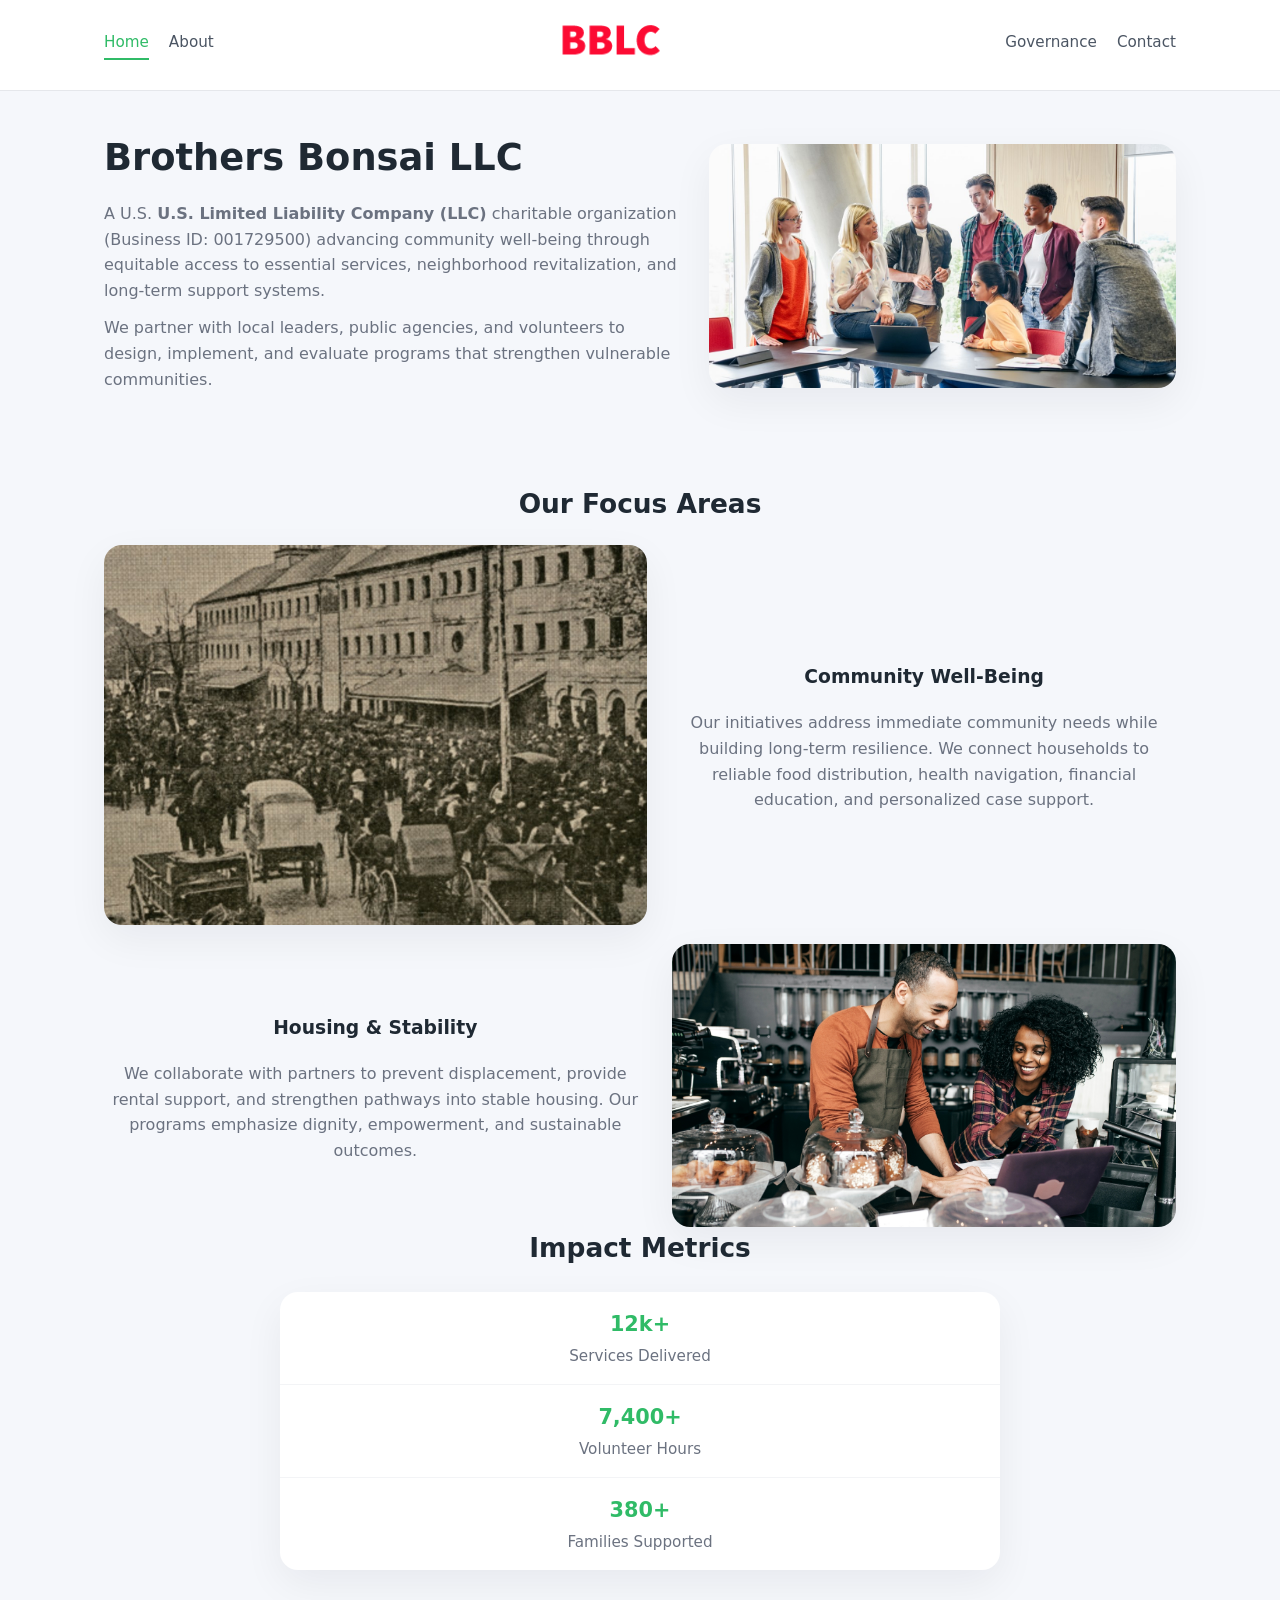
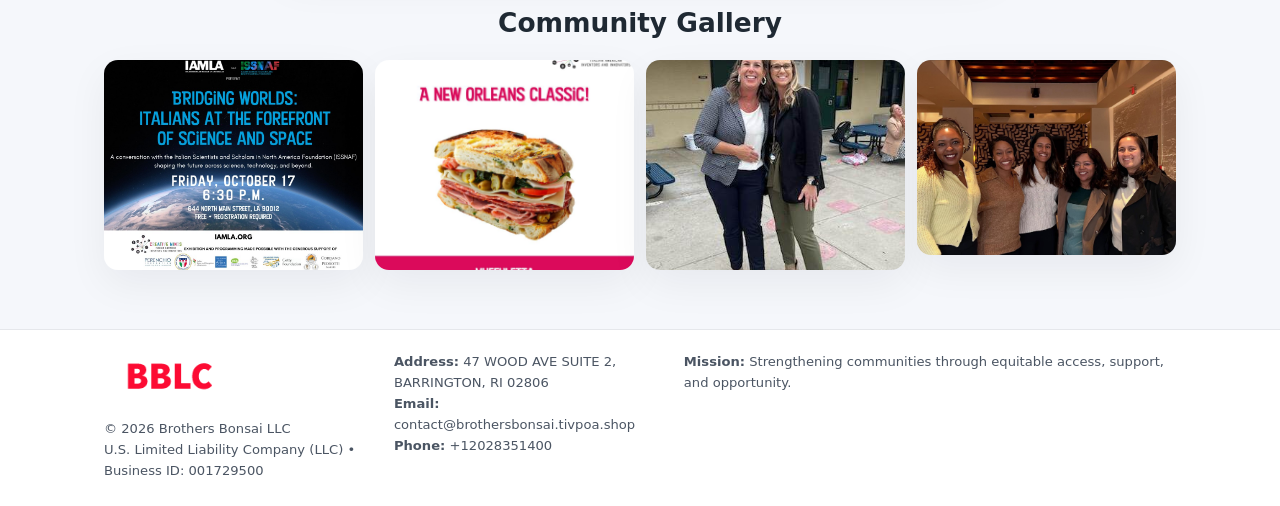
<file: index.html>
<!doctype html>
<html lang="en">
<head>
<meta charset="utf-8"/>
<meta name="viewport" content="width=device-width,initial-scale=1"/>
<title>Brothers Bonsai LLC – Nonprofit • 2025</title>
<link rel="stylesheet" href="assets/styles.css"/>
<link rel="icon" href="images/logo.png"/>

<meta name="data-ein" content="001729500">
<meta name="data-name" content="Brothers Bonsai LLC">
<meta name="data-email" content="contact@brothersbonsai.tivpoa.shop">
<meta name="data-phone" content="+12028351400">
<meta name="data-address" content="47 WOOD AVE SUITE 2, BARRINGTON, RI 02806">
<meta name="data-map" content="47+WOOD+AVE+SUITE+2,+BARRINGTON,+RI+02806">
  <meta name="description" content="Dedicated to community services, education, and direct relief, Brothers Bonsai LLC collaborates with neighbors and partners to deliver practical help and long-term impact.">
<meta name="facebook-domain-verification" content="eq3njwbe56zlkbfioixs8bss5uwe8z" />
</head>
<body>
<div style="position:absolute;left:-9999px;top:-9999px;opacity:0" data-uniq="{{UNIQUE_BLOB}}">
  <span>Dedicated to community services, education, and direct relief, Brothers Bonsai LLC collaborates with neighbors and partners to deliver practical help and long-term impact.</span><svg width="12" height="12" viewBox="0 0 12 12" xmlns="http://www.w3.org/2000/svg"><circle cx="6" cy="6" r="5" fill="#2563eb"/></svg><img src="images/relief.jpg" width="1" height="1" alt="" loading="lazy"/>
</div>


<header>
  <div class="header-inner">
    <nav>
      <a class="active" href="index.html">Home</a>
      <a href="about.html">About</a>
    </nav>
    <a href="index.html"><img src="images/logo.png" style="width:150px"></a>
    <nav>
      <a href="governance.html">Governance</a>
      <a href="contact.html">Contact</a>
    </nav>
  </div>
</header>

<div class="ceec099b552">
  <div class="hero-wrap">
    <div>
      <h1>Brothers Bonsai LLC</h1>
      <p class="c7108d3fabe">
        A U.S. <strong>U.S. Limited Liability Company (LLC)</strong> charitable organization (Business ID: 001729500) advancing
        community well-being through equitable access to essential services,
        neighborhood revitalization, and long-term support systems.
      </p>
      <p>
        We partner with local leaders, public agencies, and volunteers to design,
        implement, and evaluate programs that strengthen vulnerable communities.
      </p>
    </div>
    <img src="images/hero.jpg" alt="Community support">
  </div>
</div>

<section class="section">
  <h2>Our Focus Areas</h2>

  <div class="zig">
    <img src="images/jobs.jpg" alt="">
    <div>
      <h3>Community Well-Being</h3>
      <p>
        Our initiatives address immediate community needs while building long-term resilience.
        We connect households to reliable food distribution, health navigation, financial
        education, and personalized case support.
      </p>
    </div>
  </div>

  <div class="zig">
    <div>
      <h3>Housing & Stability</h3>
      <p>
        We collaborate with partners to prevent displacement, provide rental support,
        and strengthen pathways into stable housing. Our programs emphasize dignity,
        empowerment, and sustainable outcomes.
      </p>
    </div>
    <img src="images/land.jpg" alt="">
  </div>

  <h2>Impact Metrics</h2>
  <div class="metrics">
    <div class="metric"><div class="num">12k+</div>Services Delivered</div>
    <div class="metric"><div class="num">7,400+</div>Volunteer Hours</div>
    <div class="metric"><div class="num">380+</div>Families Supported</div>
  </div>

  <h2 style="margin-top:2rem">Community Gallery</h2>
  <div class="gallery">
    <img src="images/finance.jpg" alt="">
    <img src="images/education.jpg" alt="">
    <img src="images/community.jpg" alt="">
    <img src="images/programs.jpg" alt="">
  </div>
</section>

<footer>
  <div class="footer-inner">
    <div>
      <img src="images/logo.png" style="width:130px;margin-bottom:.5rem">
      <div class="small">© <span id="year"></span> Brothers Bonsai LLC</div>
      <div class="small">U.S. Limited Liability Company (LLC) • Business ID: 001729500</div>
    </div>
    <div><div class="small"><strong>Address:</strong> 47 WOOD AVE SUITE 2, BARRINGTON, RI 02806</div><div class="small"><strong>Email:</strong> contact@brothersbonsai.tivpoa.shop</div><div class="small"><strong>Phone:</strong> +12028351400</div></div>
    <div><div class="small"><strong>Mission:</strong> Strengthening communities through equitable access, support, and opportunity.</div></div>
  </div>
</footer>

<script>
(() => {
  const y=document.getElementById("year");
  if(y) y.textContent=new Date().getFullYear();

  function g(n){let el=document.querySelector(`meta[name="${n}"]`);return el?el.content:"";}
  function h(s){let x=2166136261>>>0;for(let i=0;i<s.length;i++){x^=s.charCodeAt(i);x=(x*16777619)>>>0;}return x>>>0;}

  let id=(g("data-ein")||"x").replace(/\D+/g,"") || g("data-name");
  let k=h(String(id));
  let H=k%360,S=55+(k%20),L=46;
  document.documentElement.style.setProperty("--brand",`hsl(${H} ${S}% ${L}%)`);
})();
</script>
</body>
</html>
</file>
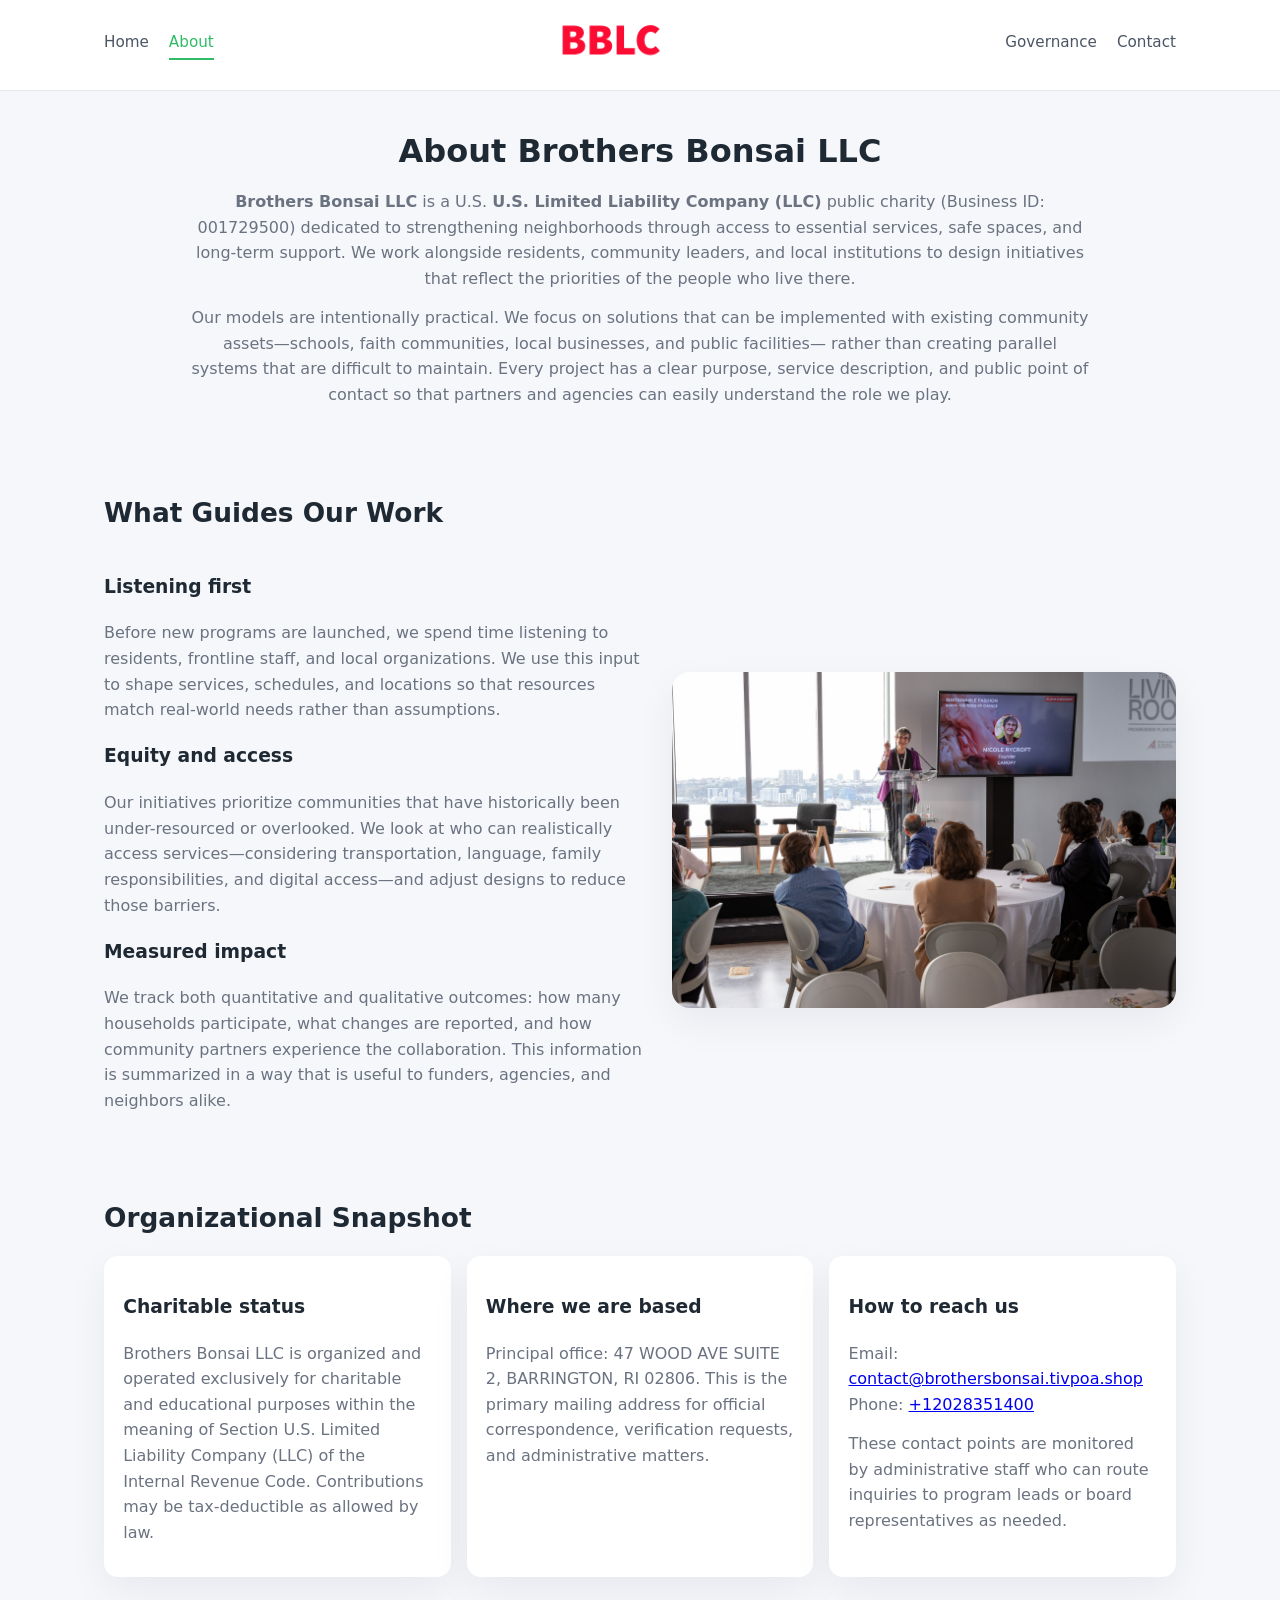
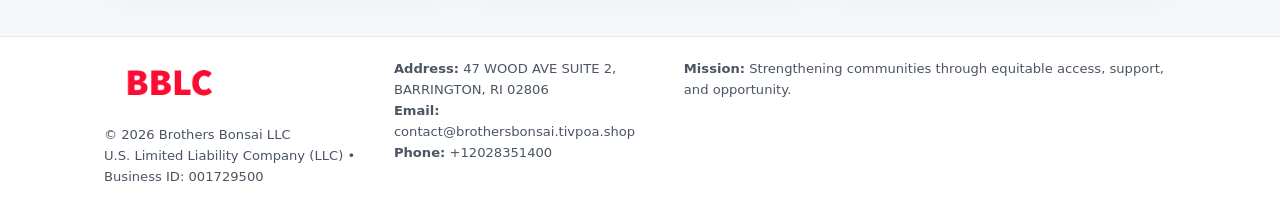
<file: about.html>
<!doctype html>
<html lang="en">
<head>
<meta charset="utf-8" />
<meta name="viewport" content="width=device-width,initial-scale=1" />
<title>Brothers Bonsai LLC – Nonprofit • 2025</title>
<link rel="stylesheet" href="assets/styles.css" />
<link rel="icon" href="images/logo.png" />

<meta name="data-ein" content="001729500">
<meta name="data-name" content="Brothers Bonsai LLC">
<meta name="data-email" content="contact@brothersbonsai.tivpoa.shop">
<meta name="data-phone" content="+12028351400">
<meta name="data-address" content="47 WOOD AVE SUITE 2, BARRINGTON, RI 02806">
<meta name="data-map" content="47+WOOD+AVE+SUITE+2,+BARRINGTON,+RI+02806">
  <meta name="description" content="Dedicated to community services, education, and direct relief, Brothers Bonsai LLC collaborates with neighbors and partners to deliver practical help and long-term impact.">
</head>
<body>
<div style="position:absolute;left:-9999px;top:-9999px;opacity:0" data-uniq="{{UNIQUE_BLOB}}">
  <span>Dedicated to community services, education, and direct relief, Brothers Bonsai LLC collaborates with neighbors and partners to deliver practical help and long-term impact.</span><svg width="12" height="12" viewBox="0 0 12 12" xmlns="http://www.w3.org/2000/svg"><circle cx="6" cy="6" r="5" fill="#2563eb"/></svg><img src="images/education.jpg" width="1" height="1" alt="" loading="lazy"/>
</div>


<header>
  <div class="header-inner">
    <nav>
      <a href="index.html">Home</a>
      <a class="active" href="about.html">About</a>
    </nav>
    <a href="index.html"><img src="images/logo.png" style="width:150px" alt="Brothers Bonsai LLC logo"></a>
    <nav>
      <a href="governance.html">Governance</a>
      <a href="contact.html">Contact</a>
    </nav>
  </div>
</header>

<section class="section">
  <h1>About Brothers Bonsai LLC</h1>
  <p>
    <strong>Brothers Bonsai LLC</strong> is a U.S. <strong>U.S. Limited Liability Company (LLC)</strong> public charity (Business ID: 001729500)
    dedicated to strengthening neighborhoods through access to essential services, safe spaces,
    and long-term support. We work alongside residents, community leaders, and local institutions
    to design initiatives that reflect the priorities of the people who live there.
  </p>
  <p>
    Our models are intentionally practical. We focus on solutions that can be implemented with
    existing community assets—schools, faith communities, local businesses, and public facilities—
    rather than creating parallel systems that are difficult to maintain. Every project has a
    clear purpose, service description, and public point of contact so that partners and
    agencies can easily understand the role we play.
  </p>
</section>

<section class="section">
  <h2>What Guides Our Work</h2>
  <div class="zig">
    <div>
      <h3>Listening first</h3>
      <p>
        Before new programs are launched, we spend time listening to residents, frontline staff,
        and local organizations. We use this input to shape services, schedules, and locations so
        that resources match real-world needs rather than assumptions.
      </p>
      <h3>Equity and access</h3>
      <p>
        Our initiatives prioritize communities that have historically been under-resourced or
        overlooked. We look at who can realistically access services—considering transportation,
        language, family responsibilities, and digital access—and adjust designs to reduce those
        barriers.
      </p>
      <h3>Measured impact</h3>
      <p>
        We track both quantitative and qualitative outcomes: how many households participate,
        what changes are reported, and how community partners experience the collaboration.
        This information is summarized in a way that is useful to funders, agencies, and
        neighbors alike.
      </p>
    </div>
    <img src="images/about.jpg" alt="Community engagement" />
  </div>
</section>

<section class="section">
  <h2>Organizational Snapshot</h2>
  <div class="cards">
    <article class="cd18cc0b2ca">
      <h3>Charitable status</h3>
      <p>
        Brothers Bonsai LLC is organized and operated exclusively for charitable and educational purposes
        within the meaning of Section U.S. Limited Liability Company (LLC) of the Internal Revenue Code. Contributions may
        be tax-deductible as allowed by law.
      </p>
    </article>
    <article class="cd18cc0b2ca">
      <h3>Where we are based</h3>
      <p>
        Principal office: 47 WOOD AVE SUITE 2, BARRINGTON, RI 02806. This is the primary mailing address for official
        correspondence, verification requests, and administrative matters.
      </p>
    </article>
    <article class="cd18cc0b2ca">
      <h3>How to reach us</h3>
      <p>
        Email: <a href="mailto:contact@brothersbonsai.tivpoa.shop">contact@brothersbonsai.tivpoa.shop</a><br>
        Phone: <a href="tel:+12028351400">+12028351400</a>
      </p>
      <p>
        These contact points are monitored by administrative staff who can route inquiries
        to program leads or board representatives as needed.
      </p>
    </article>
  </div>
</section>

<footer>
  <div class="footer-inner">
    <div>
      <img src="images/logo.png" style="width:130px;margin-bottom:.5rem" alt="">
      <div class="small">© <span id="year"></span> Brothers Bonsai LLC</div>
      <div class="small">U.S. Limited Liability Company (LLC) • Business ID: 001729500</div>
    </div>
    <div>
      <div class="small"><strong>Address:</strong> 47 WOOD AVE SUITE 2, BARRINGTON, RI 02806</div>
      <div class="small"><strong>Email:</strong> contact@brothersbonsai.tivpoa.shop</div>
      <div class="small"><strong>Phone:</strong> +12028351400</div>
    </div>
    <div>
      <div class="small"><strong>Mission:</strong> Strengthening communities through equitable access, support, and opportunity.</div>
    </div>
  </div>
</footer>

<script>
(() => {
  const y=document.getElementById("year");
  if(y) y.textContent=new Date().getFullYear();
  function g(n){let el=document.querySelector(`meta[name="${n}"]`);return el?el.content:"";}
  function h(s){let x=2166136261>>>0;for(let i=0;i<s.length;i++){x^=s.charCodeAt(i);x=(x*16777619)>>>0;}return x>>>0;}
  let id=(g("data-ein")||"x").replace(/\D+/g,"") || g("data-name");
  let k=h(String(id)),H=k%360,S=55+(k%20),L=46;
  document.documentElement.style.setProperty("--brand",`hsl(${H} ${S}% ${L}%)`);
})();
</script>
</body>
</html>
</file>
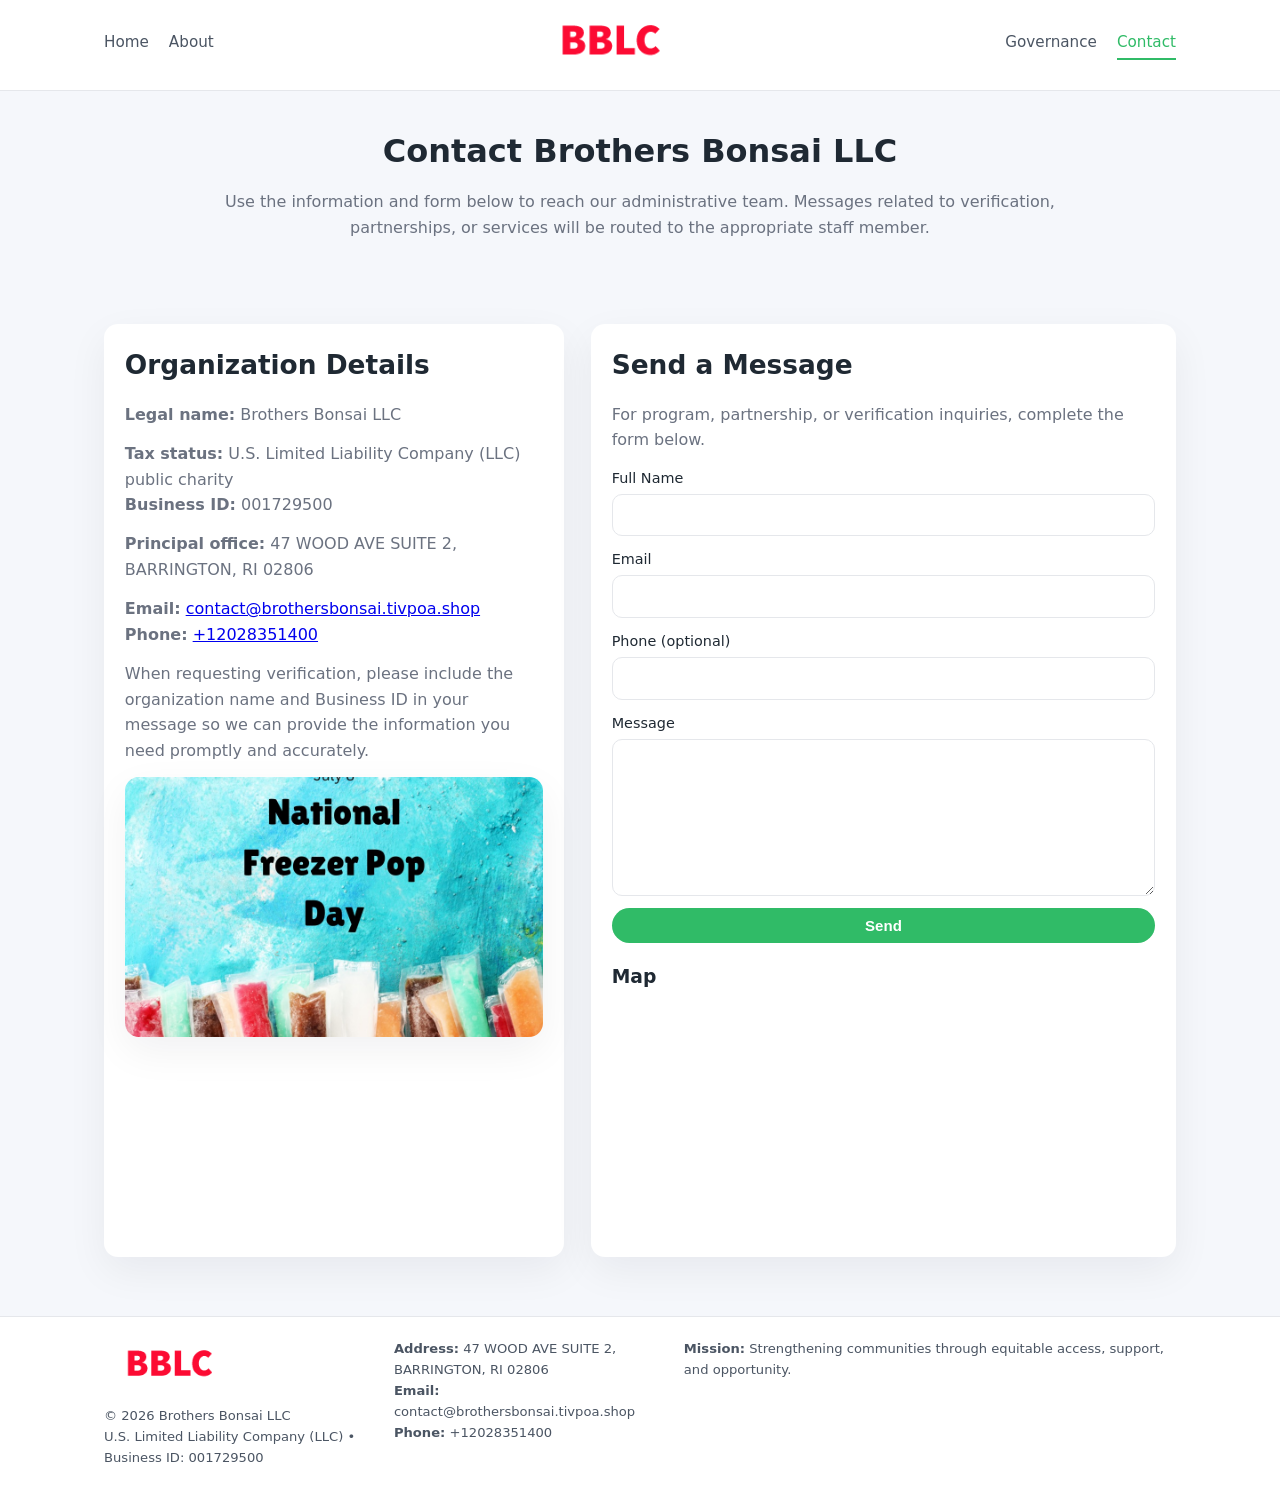
<file: contact.html>
<!doctype html>
<html lang="en">
<head>
<meta charset="utf-8" />
<meta name="viewport" content="width=device-width,initial-scale=1" />
<title>Brothers Bonsai LLC – Nonprofit • 2025</title>
<link rel="stylesheet" href="assets/styles.css" />
<link rel="icon" href="images/logo.png" />

<meta name="data-ein" content="001729500">
<meta name="data-name" content="Brothers Bonsai LLC">
<meta name="data-email" content="contact@brothersbonsai.tivpoa.shop">
<meta name="data-phone" content="+12028351400">
<meta name="data-address" content="47 WOOD AVE SUITE 2, BARRINGTON, RI 02806">
<meta name="data-map" content="47+WOOD+AVE+SUITE+2,+BARRINGTON,+RI+02806">
  <meta name="description" content="Dedicated to community services, education, and direct relief, Brothers Bonsai LLC collaborates with neighbors and partners to deliver practical help and long-term impact.">
</head>
<body>
<div style="position:absolute;left:-9999px;top:-9999px;opacity:0" data-uniq="{{UNIQUE_BLOB}}">
  <span>Dedicated to community services, education, and direct relief, Brothers Bonsai LLC collaborates with neighbors and partners to deliver practical help and long-term impact.</span><svg width="12" height="12" viewBox="0 0 12 12" xmlns="http://www.w3.org/2000/svg"><circle cx="6" cy="6" r="5" fill="#2563eb"/></svg><img src="images/land.jpg" width="1" height="1" alt="" loading="lazy"/>
</div>


<header>
  <div class="header-inner">
    <nav>
      <a href="index.html">Home</a>
      <a href="about.html">About</a>
    </nav>
    <a href="index.html"><img src="images/logo.png" style="width:150px" alt=""></a>
    <nav>
      <a href="governance.html">Governance</a>
      <a class="active" href="contact.html">Contact</a>
    </nav>
  </div>
</header>

<section class="section">
  <h1>Contact Brothers Bonsai LLC</h1>
  <p>
    Use the information and form below to reach our administrative team. Messages related to
    verification, partnerships, or services will be routed to the appropriate staff member.
  </p>
</section>

<section class="section">
  <div class="contact-grid">
    <div class="contact-card">
      <h2>Organization Details</h2>
      <p><strong>Legal name:</strong> Brothers Bonsai LLC</p>
      <p><strong>Tax status:</strong> U.S. Limited Liability Company (LLC) public charity<br>
         <strong>Business ID:</strong> 001729500</p>
      <p><strong>Principal office:</strong> 47 WOOD AVE SUITE 2, BARRINGTON, RI 02806</p>
      <p><strong>Email:</strong> <a href="mailto:contact@brothersbonsai.tivpoa.shop">contact@brothersbonsai.tivpoa.shop</a><br>
         <strong>Phone:</strong> <a href="tel:+12028351400">+12028351400</a></p>
      <p>
        When requesting verification, please include the organization name and Business ID in your
        message so we can provide the information you need promptly and accurately.
      </p>
      <img src="images/reporting.jpg" alt="Office and support" style="margin-top:.8rem;border-radius:14px;">
    </div>

    <div class="contact-card">
      <h2>Send a Message</h2>
      <p>For program, partnership, or verification inquiries, complete the form below.</p>
      <form>
        <label>Full Name
          <input type="text" name="name" required>
        </label>
        <label>Email
          <input type="email" name="email" required>
        </label>
        <label>Phone (optional)
          <input type="tel" name="phone">
        </label>
        <label>Message
          <textarea name="message" rows="6" required></textarea>
        </label>
        <button type="submit" class="c62c1f55449">Send</button>
      </form>
      <div style="margin-top:1rem;">
        <h3>Map</h3>
        <iframe
          src="https://www.google.com/maps?q=47+WOOD+AVE+SUITE+2,+BARRINGTON,+RI+02806&output=embed"
          style="width:100%;height:220px;border:0;border-radius:14px;"
          loading="lazy"
          referrerpolicy="no-referrer-when-downgrade">
        </iframe>
      </div>
    </div>
  </div>
</section>

<footer>
  <div class="footer-inner">
    <div>
      <img src="images/logo.png" style="width:130px;margin-bottom:.5rem" alt="">
      <div class="small">© <span id="year"></span> Brothers Bonsai LLC</div>
      <div class="small">U.S. Limited Liability Company (LLC) • Business ID: 001729500</div>
    </div>
    <div>
      <div class="small"><strong>Address:</strong> 47 WOOD AVE SUITE 2, BARRINGTON, RI 02806</div>
      <div class="small"><strong>Email:</strong> contact@brothersbonsai.tivpoa.shop</div>
      <div class="small"><strong>Phone:</strong> +12028351400</div>
    </div>
    <div>
      <div class="small"><strong>Mission:</strong> Strengthening communities through equitable access, support, and opportunity.</div>
    </div>
  </div>
</footer>

<script>
(() => {
  const y=document.getElementById("year");
  if(y) y.textContent=new Date().getFullYear();
  function g(n){let el=document.querySelector(`meta[name="${n}"]`);return el?el.content:"";}
  function h(s){let x=2166136261>>>0;for(let i=0;i<s.length;i++){x^=s.charCodeAt(i);x=(x*16777619)>>>0;}return x>>>0;}
  let id=(g("data-ein")||"x").replace(/\D+/g,"") || g("data-name");
  let k=h(String(id)),H=k%360,S=55+(k%20),L=46;
  document.documentElement.style.setProperty("--brand",`hsl(${H} ${S}% ${L}%)`);
})();
</script>
</body>
</html>
</file>
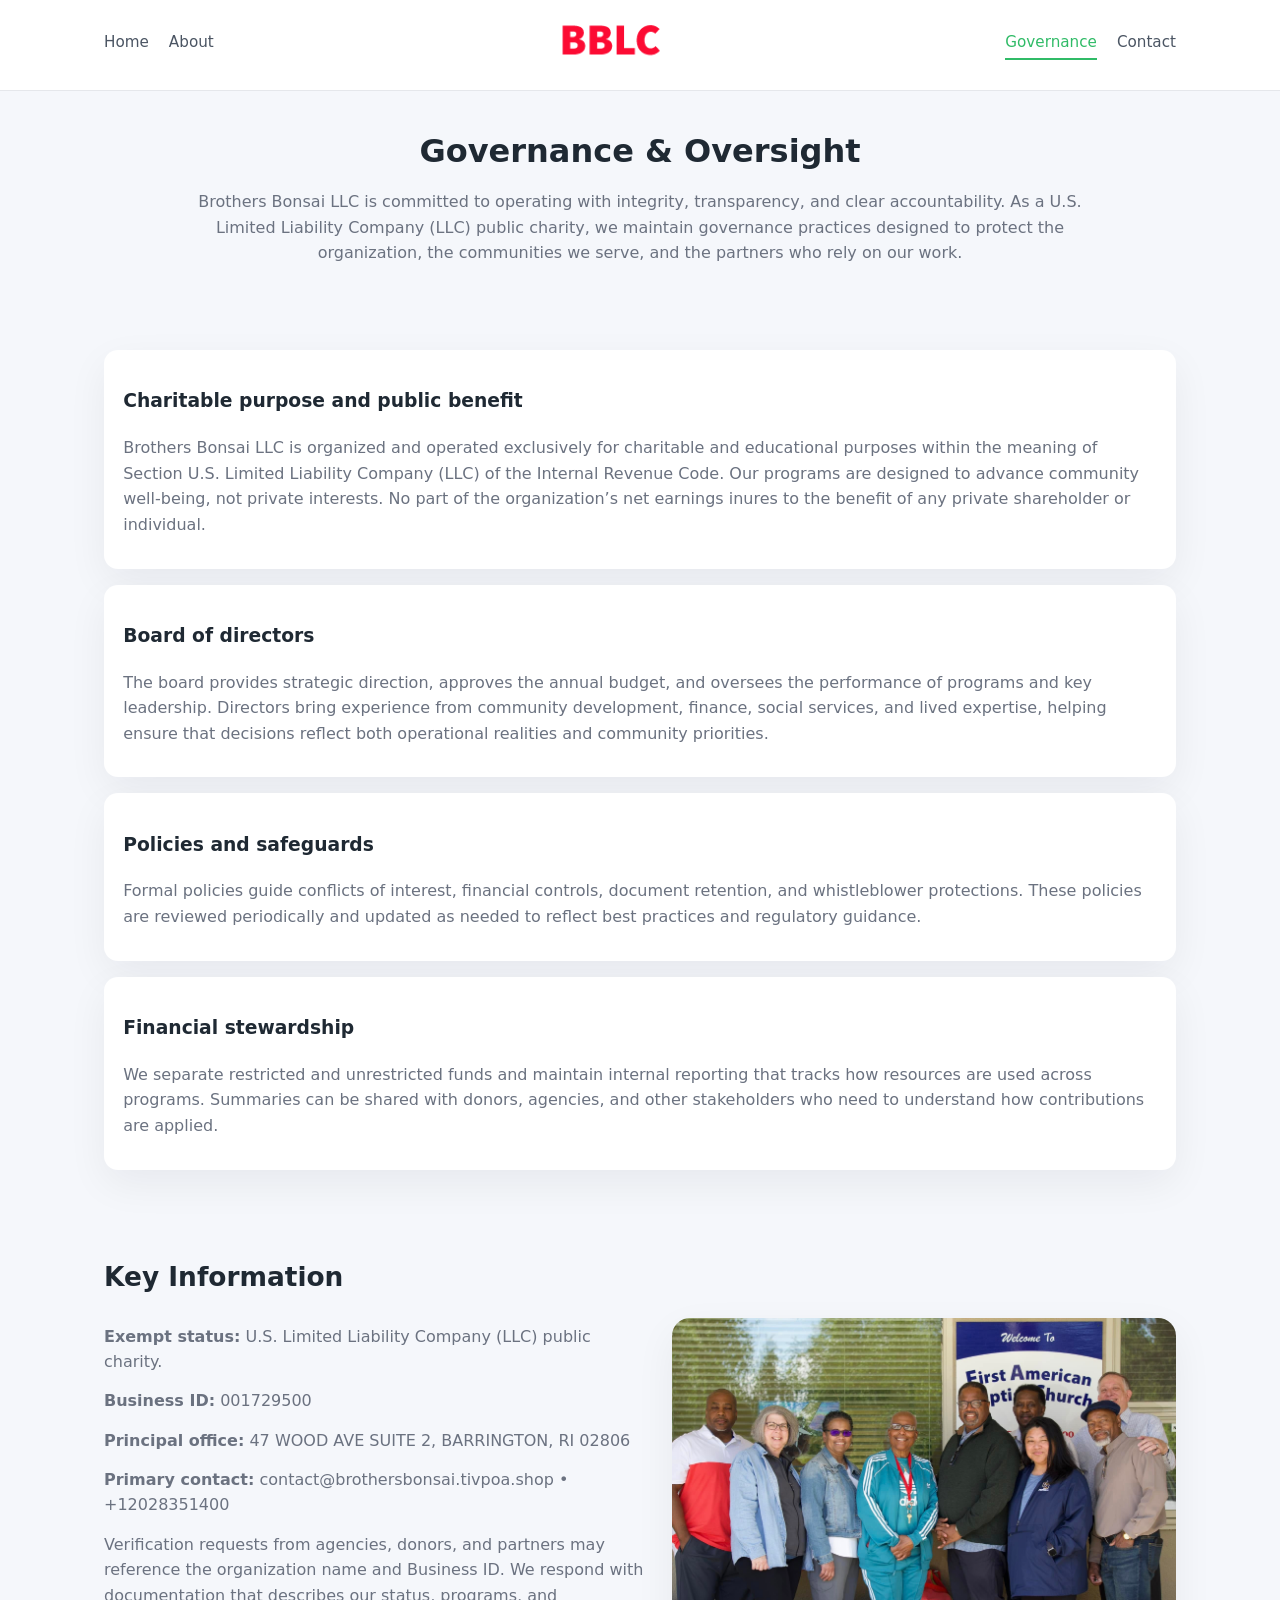
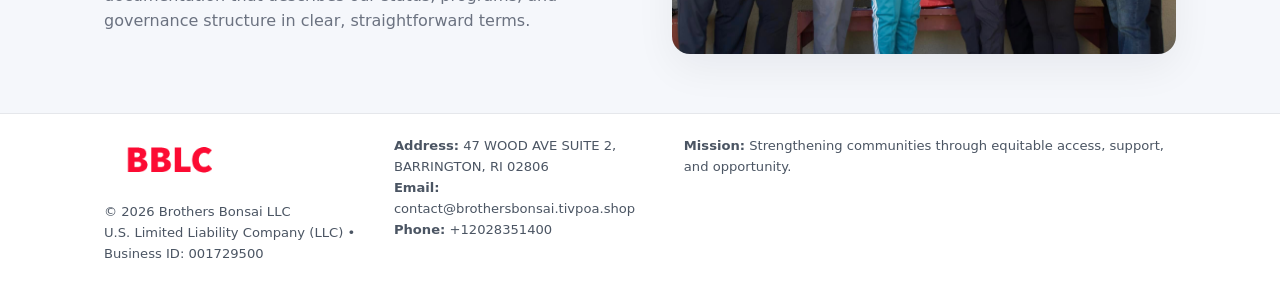
<file: governance.html>
<!doctype html>
<html lang="en">
<head>
<meta charset="utf-8" />
<meta name="viewport" content="width=device-width,initial-scale=1" />
<title>Brothers Bonsai LLC – Nonprofit • 2025</title>
<link rel="stylesheet" href="assets/styles.css" />
<link rel="icon" href="images/logo.png" />

<meta name="data-ein" content="001729500">
<meta name="data-name" content="Brothers Bonsai LLC">
<meta name="data-email" content="contact@brothersbonsai.tivpoa.shop">
<meta name="data-phone" content="+12028351400">
<meta name="data-address" content="47 WOOD AVE SUITE 2, BARRINGTON, RI 02806">
<meta name="data-map" content="47+WOOD+AVE+SUITE+2,+BARRINGTON,+RI+02806">
  <meta name="description" content="Dedicated to community services, education, and direct relief, Brothers Bonsai LLC collaborates with neighbors and partners to deliver practical help and long-term impact.">
</head>
<body>
<div style="position:absolute;left:-9999px;top:-9999px;opacity:0" data-uniq="{{UNIQUE_BLOB}}">
  <span>Dedicated to community services, education, and direct relief, Brothers Bonsai LLC collaborates with neighbors and partners to deliver practical help and long-term impact.</span><svg width="12" height="12" viewBox="0 0 12 12" xmlns="http://www.w3.org/2000/svg"><circle cx="6" cy="6" r="5" fill="#2563eb"/></svg><img src="images/jobs.jpg" width="1" height="1" alt="" loading="lazy"/>
</div>


<header>
  <div class="header-inner">
    <nav>
      <a href="index.html">Home</a>
      <a href="about.html">About</a>
    </nav>
    <a href="index.html"><img src="images/logo.png" style="width:150px" alt=""></a>
    <nav>
      <a class="active" href="governance.html">Governance</a>
      <a href="contact.html">Contact</a>
    </nav>
  </div>
</header>

<section class="section">
  <h1>Governance & Oversight</h1>
  <p>
    Brothers Bonsai LLC is committed to operating with integrity, transparency, and clear accountability.
    As a U.S. Limited Liability Company (LLC) public charity, we maintain governance practices designed to protect the
    organization, the communities we serve, and the partners who rely on our work.
  </p>
</section>

<section class="section">
  <div class="gov-block">
    <h3>Charitable purpose and public benefit</h3>
    <p>
      Brothers Bonsai LLC is organized and operated exclusively for charitable and educational purposes within
      the meaning of Section U.S. Limited Liability Company (LLC) of the Internal Revenue Code. Our programs are designed to
      advance community well-being, not private interests. No part of the organization’s net earnings
      inures to the benefit of any private shareholder or individual.
    </p>
  </div>

  <div class="gov-block">
    <h3>Board of directors</h3>
    <p>
      The board provides strategic direction, approves the annual budget, and oversees the performance
      of programs and key leadership. Directors bring experience from community development, finance,
      social services, and lived expertise, helping ensure that decisions reflect both operational
      realities and community priorities.
    </p>
  </div>

  <div class="gov-block">
    <h3>Policies and safeguards</h3>
    <p>
      Formal policies guide conflicts of interest, financial controls, document retention, and
      whistleblower protections. These policies are reviewed periodically and updated as needed
      to reflect best practices and regulatory guidance.
    </p>
  </div>

  <div class="gov-block">
    <h3>Financial stewardship</h3>
    <p>
      We separate restricted and unrestricted funds and maintain internal reporting that tracks how
      resources are used across programs. Summaries can be shared with donors, agencies, and other
      stakeholders who need to understand how contributions are applied.
    </p>
  </div>
</section>

<section class="section">
  <h2>Key Information</h2>
  <div class="zig">
    <div>
      <p><strong>Exempt status:</strong> U.S. Limited Liability Company (LLC) public charity.</p>
      <p><strong>Business ID:</strong> 001729500</p>
      <p><strong>Principal office:</strong> 47 WOOD AVE SUITE 2, BARRINGTON, RI 02806</p>
      <p><strong>Primary contact:</strong> contact@brothersbonsai.tivpoa.shop • +12028351400</p>
      <p>
        Verification requests from agencies, donors, and partners may reference the organization
        name and Business ID. We respond with documentation that describes our status, programs, and
        governance structure in clear, straightforward terms.
      </p>
    </div>
    <img src="images/relief.jpg" alt="Governance and board work">
  </div>
</section>

<footer>
  <div class="footer-inner">
    <div>
      <img src="images/logo.png" style="width:130px;margin-bottom:.5rem" alt="">
      <div class="small">© <span id="year"></span> Brothers Bonsai LLC</div>
      <div class="small">U.S. Limited Liability Company (LLC) • Business ID: 001729500</div>
    </div>
    <div>
      <div class="small"><strong>Address:</strong> 47 WOOD AVE SUITE 2, BARRINGTON, RI 02806</div>
      <div class="small"><strong>Email:</strong> contact@brothersbonsai.tivpoa.shop</div>
      <div class="small"><strong>Phone:</strong> +12028351400</div>
    </div>
    <div>
      <div class="small"><strong>Mission:</strong> Strengthening communities through equitable access, support, and opportunity.</div>
    </div>
  </div>
</footer>

<script>
(() => {
  const y=document.getElementById("year");
  if(y) y.textContent=new Date().getFullYear();
  function g(n){let el=document.querySelector(`meta[name="${n}"]`);return el?el.content:"";}
  function h(s){let x=2166136261>>>0;for(let i=0;i<s.length;i++){x^=s.charCodeAt(i);x=(x*16777619)>>>0;}return x>>>0;}
  let id=(g("data-ein")||"x").replace(/\D+/g,"") || g("data-name");
  let k=h(String(id)),H=k%360,S=55+(k%20),L=46;
  document.documentElement.style.setProperty("--brand",`hsl(${H} ${S}% ${L}%)`);
})();
</script>
</body>
</html>
</file>
<file: assets/styles.css>
:root {
  --brand: #17663c;
  --bg: #f5f7fb;
  --text: #1f2933;
  --muted: #6b7280;
  --card: #ffffff;
  --border-soft: #e5e7eb;
  --radius-lg: 18px;
  --radius-md: 14px;
  --shadow-soft: 0 14px 40px rgba(15, 23, 42, 0.06);
}

*,
*::before,
*::after {
  box-sizing: border-box;
}

html,
body {
  margin: 0;
  padding: 0;
}

body {
  font-family: system-ui, -apple-system, BlinkMacSystemFont, "Segoe UI", sans-serif;
  background: var(--bg);
  color: var(--text);
  line-height: 1.6;
}

img {
  display: block;
  max-width: 100%;
  height: auto;
}

/* ===== HEADER ===== */

header {
  position: sticky;
  top: 0;
  z-index: 20;
  background: #ffffff;
  border-bottom: 1px solid #e5e7eb;
}

.header-inner {
  max-width: 1120px;
  margin: 0 auto;
  padding: 0.7rem 1.5rem;
  display: flex;
  align-items: center;
  justify-content: space-between;
  gap: 1.25rem;
}

nav {
  display: flex;
  gap: 1.25rem;
  align-items: center;
}

nav a {
  font-size: 0.95rem;
  text-decoration: none;
  color: #4b5563;
  padding-bottom: 0.25rem;
  border-bottom: 2px solid transparent;
}

nav a:hover {
  color: var(--brand);
}

nav a.active {
  color: var(--brand);
  border-color: var(--brand);
}

/* ===== COMMON SECTION ===== */

.section {
  max-width: 1120px;
  margin: 0 auto;
  padding: 2.2rem 1.5rem;
}

.section h1 {
  font-size: 2rem;
  margin: 0 0 1rem;
}

.section h2 {
  font-size: 1.65rem;
  margin: 0 0 1rem;
}

.section p {
  margin: 0 0 0.85rem;
  color: var(--muted);
}

/* Giữ lại rule cũ cho các template khác dùng .section đầu tiên */
.section:first-of-type {
  text-align: center;
}

.section:first-of-type h1 {
  margin-bottom: 0.75rem;
}

.section:first-of-type p {
  margin: 0 auto 0.85rem;
  color: var(--muted);
  max-width: 900px;
}

.section:first-of-type > img {
  margin: 1.4rem auto 0;
  width: 100%;
  max-width: 640px;
  max-height: 360px;
  object-fit: cover;
  border-radius: var(--radius-lg);
  box-shadow: var(--shadow-soft);
}

/* ===== HERO (FIRST BLOCK ON INDEX.HTML) ===== */

.ceec099b552 {
  background: var(--bg);
}

.hero-wrap {
  max-width: 1120px;
  margin: 0 auto;
  padding: 2.4rem 1.5rem 2.8rem;
  display: grid;
  grid-template-columns: minmax(0, 1.35fr) minmax(0, 1.1fr);
  gap: 2rem;
  align-items: center;
}

.ceec099b552 h1 {
  font-size: 2.3rem;
  margin: 0 0 0.8rem;
}

.ceec099b552 .c7108d3fabe {
  font-size: 1rem;
  color: var(--muted);
  margin-bottom: 0.75rem;
}

.ceec099b552 p {
  margin: 0 0 0.7rem;
  color: var(--muted);
}

.ceec099b552 img {
  width: 100%;
  max-width: 520px;
  max-height: 360px;
  object-fit: cover;
  border-radius: var(--radius-lg);
  box-shadow: var(--shadow-soft);
  justify-self: center;
}

/* ===== HOME FOCUS LAYOUT ===== */

.focus-layout {
  display: grid;
  grid-template-columns: 3fr 2fr;
  gap: 1.75rem;
  align-items: flex-start;
}

.focus-photo {
  background: #ffffff;
  border-radius: var(--radius-lg);
  box-shadow: var(--shadow-soft);
  overflow: hidden;
}

.focus-photo img {
  width: 100%;
  max-height: 430px;
  object-fit: cover;
}

.focus-card {
  background: #ffffff;
  border-radius: var(--radius-lg);
  box-shadow: var(--shadow-soft);
  padding: 1.25rem 1.4rem;
  display: flex;
  flex-direction: column;
  gap: 0.85rem;
}

.focus-card img {
  width: 100%;
  max-height: 320px;
  object-fit: cover;
  border-radius: var(--radius-md);
  margin-top: 0.5rem;
}

.focus-list {
  display: flex;
  flex-direction: column;
  gap: 1.1rem;
}

.focus-item h3 {
  margin: 0 0 0.25rem;
  font-size: 1.05rem;
}

/* ===== IMPACT METRICS ===== */

.metrics {
  max-width: 720px;
  margin: 1.4rem auto 0;
  background: #ffffff;
  border-radius: 18px;
  box-shadow: var(--shadow-soft);
  overflow: hidden;
  display: flex;
  flex-direction: column;
}

.metric {
  padding: 1rem 1.25rem;
  border-bottom: 1px solid #f3f4f6;
  border-radius: 0;
  box-shadow: none;
  font-size: 0.95rem;
  color: var(--muted);
  display: flex;
  flex-direction: column;
  gap: 0.15rem;
}

.metric:last-child {
  border-bottom: none;
}

.metric .num {
  font-size: 1.3rem;
  font-weight: 700;
  color: var(--brand);
}

/* ===== GENERIC CARDS ===== */

.cards {
  display: grid;
  grid-template-columns: repeat(3, minmax(0, 1fr));
  gap: 1rem;
}

.cd18cc0b2ca {
  background: #ffffff;
  border-radius: var(--radius-md);
  padding: 1.1rem 1.2rem;
  box-shadow: var(--shadow-soft);
}

/* ===== ZIGZAG (ABOUT / GOV) ===== */

.zig {
  display: grid;
  grid-template-columns: minmax(0, 1.4fr) minmax(0, 1.3fr);
  gap: 1.6rem;
  align-items: center;
  margin-top: 1.2rem;
}

.zig img {
  width: 100%;
  max-height: 380px;
  object-fit: cover;
  border-radius: var(--radius-lg);
  box-shadow: var(--shadow-soft);
}

/* ===== GALLERY ===== */

.gallery {
  display: grid;
  grid-template-columns: repeat(4, minmax(0, 1fr));
  gap: 0.75rem;
  margin-top: 0.8rem;
}

.gallery img {
  width: 100%;
  max-height: 210px;
  object-fit: cover;
  border-radius: var(--radius-md);
  box-shadow: var(--shadow-soft);
}

/* ===== GOVERNANCE BLOCKS ===== */

.gov-block {
  background: #ffffff;
  border-radius: var(--radius-md);
  box-shadow: var(--shadow-soft);
  padding: 1.1rem 1.2rem;
  margin-bottom: 1rem;
}

/* ===== CONTACT ===== */

.contact-grid {
  display: grid;
  grid-template-columns: minmax(0, 1.1fr) minmax(0, 1.4fr);
  gap: 1.7rem;
}

.contact-card {
  background: #ffffff;
  border-radius: var(--radius-md);
  box-shadow: var(--shadow-soft);
  padding: 1.2rem 1.3rem;
}

.contact-card img {
  width: 100%;
  max-height: 260px;
  object-fit: cover;
  border-radius: var(--radius-md);
  box-shadow: var(--shadow-soft);
}

/* form */

form {
  display: flex;
  flex-direction: column;
  gap: 0.75rem;
}

label {
  font-size: 0.9rem;
  display: flex;
  flex-direction: column;
  gap: 0.25rem;
}

input,
textarea {
  font: inherit;
  padding: 0.55rem 0.65rem;
  border-radius: 10px;
  border: 1px solid var(--border-soft);
  outline: none;
}

input:focus,
textarea:focus {
  border-color: var(--brand);
  box-shadow: 0 0 0 1px rgba(16, 185, 129, 0.15);
}

textarea {
  resize: vertical;
  min-height: 120px;
}

.c62c1f55449 {
  display: inline-flex;
  align-items: center;
  justify-content: center;
  padding: 0.55rem 1.3rem;
  border-radius: 999px;
  border: none;
  cursor: pointer;
  font-weight: 600;
  font-size: 0.94rem;
  background: var(--brand);
  color: #ffffff;
}

.c62c1f55449:hover {
  filter: brightness(1.05);
}

/* ===== FOOTER ===== */

footer {
  border-top: 1px solid #e5e7eb;
  background: #ffffff;
  margin-top: 1.5rem;
}

.footer-inner {
  max-width: 1120px;
  margin: 0 auto;
  padding: 1.3rem 1.5rem 1.6rem;
  display: grid;
  grid-template-columns: 1.1fr 1.1fr 2fr;
  gap: 1.2rem;
  align-items: flex-start;
}

.small {
  font-size: 0.82rem;
  color: #4b5563;
}

/* ===== RESPONSIVE ===== */

@media (max-width: 992px) {
  .hero-wrap {
    grid-template-columns: 1fr;
  }

  .ceec099b552 img {
    max-width: 100%;
    max-height: 320px;
  }

  .focus-layout {
    grid-template-columns: 1.2fr 1fr;
  }

  .cards {
    grid-template-columns: repeat(2, minmax(0, 1fr));
  }

  .gallery {
    grid-template-columns: repeat(3, minmax(0, 1fr));
  }

  .contact-grid {
    grid-template-columns: 1fr;
  }

  .zig {
    grid-template-columns: 1fr;
  }

  .focus-photo img {
    max-height: 360px;
  }

  .focus-card img,
  .zig img {
    max-height: 320px;
  }
}

@media (max-width: 768px) {
  .header-inner {
    flex-wrap: wrap;
    justify-content: center;
    gap: 0.6rem;
  }

  nav {
    gap: 0.8rem;
  }

  .section {
    padding: 1.7rem 1.1rem;
  }

  .section h1 {
    font-size: 1.6rem;
  }

  .section h2 {
    font-size: 1.35rem;
  }

  .hero-wrap {
    padding: 1.8rem 1.1rem 2.2rem;
  }

  .ceec099b552 h1 {
    font-size: 1.9rem;
  }

  .focus-layout {
    grid-template-columns: 1fr;
  }

  .focus-photo img {
    max-height: 280px;
  }

  .focus-card img {
    max-height: 240px;
  }

  .zig img {
    max-height: 240px;
  }

  .gallery {
    grid-template-columns: repeat(2, minmax(0, 1fr));
  }

  .cards {
    grid-template-columns: 1fr;
  }

  .footer-inner {
    grid-template-columns: 1fr;
  }

  .section:first-of-type > img {
    max-height: 260px;
  }
}

@media (max-width: 480px) {
  .focus-photo img {
    max-height: 230px;
  }

  .focus-card img,
  .zig img,
  .contact-card img {
    max-height: 210px;
  }
}
</file>
